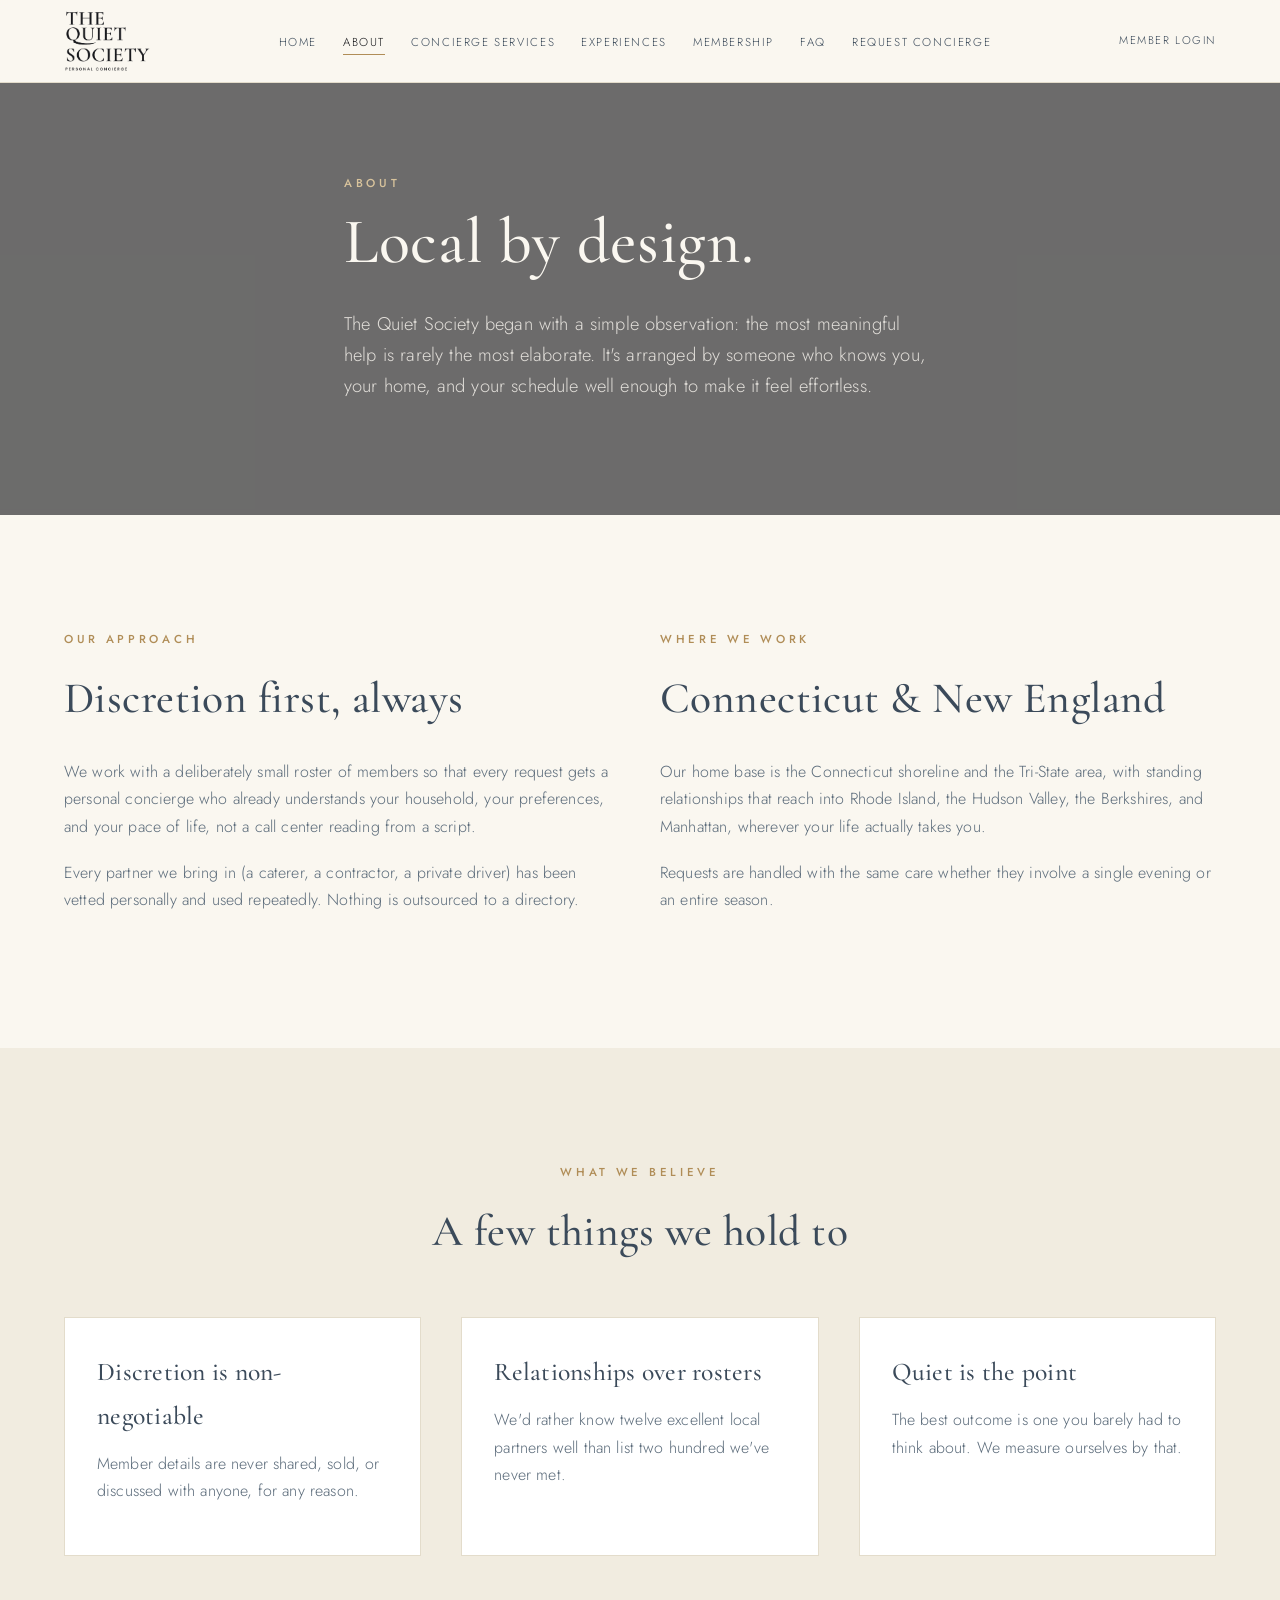
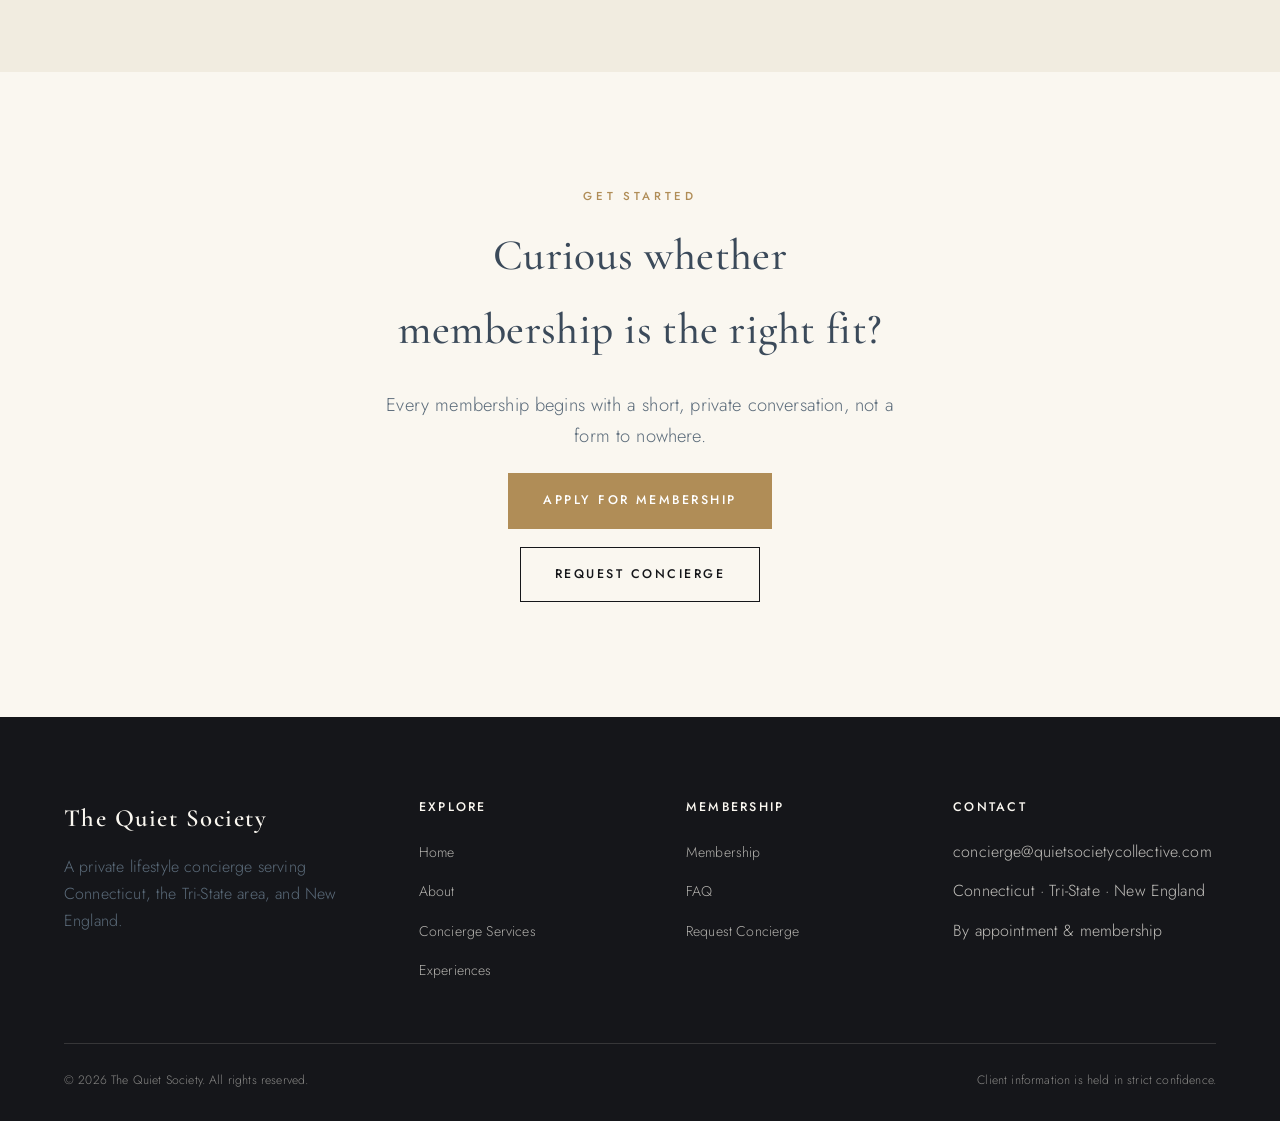
<file: about.html>
<!DOCTYPE html>
<html lang="en">
<head>
<meta charset="UTF-8">
<meta name="viewport" content="width=device-width, initial-scale=1.0">
<title>About | The Quiet Society</title>
<meta name="description" content="The Quiet Society is a private lifestyle concierge built around discretion, local relationships, and effortless follow-through.">
<link rel="preconnect" href="https://fonts.googleapis.com">
<link rel="preconnect" href="https://fonts.gstatic.com" crossorigin>
<link href="https://fonts.googleapis.com/css2?family=Cormorant+Garamond:wght@400;500;600&family=Jost:wght@300;400;500;600&display=swap" rel="stylesheet">
<link rel="stylesheet" href="assets/css/style.css">
<link rel="icon" href="assets/img/favicon.ico" sizes="any">
<link rel="icon" type="image/png" sizes="32x32" href="assets/img/favicon-32x32.png">
<link rel="icon" type="image/png" sizes="16x16" href="assets/img/favicon-16x16.png">
<link rel="apple-touch-icon" sizes="180x180" href="assets/img/apple-touch-icon.png">
</head>
<body>

<header class="site-header">
  <div class="header-inner">
    <a href="index.html" class="brand">
      <img src="assets/img/quiet-society-logo-transparent.png" alt="The Quiet Society: Personal Concierge" class="brand-logo">
    </a>
    <nav class="main-nav">
      <ul>
        <li><a href="index.html">Home</a></li>
        <li><a href="about.html">About</a></li>
        <li><a href="services.html">Concierge Services</a></li>
        <li><a href="experiences.html">Experiences</a></li>
        <li><a href="membership.html">Membership</a></li>
        <li><a href="faq.html">FAQ</a></li>
        <li><a href="request-concierge.html">Request Concierge</a></li>
      </ul>
    </nav>
    <div class="header-actions">
      <a href="member-login.html" class="member-login">Member Login</a>
    </div>
    <button class="nav-toggle" aria-label="Menu"><span></span><span></span><span></span></button>
  </div>
</header>

<section class="hero small" style="background:none;">
  <div class="hero-media" style="background-image:url('https://images.unsplash.com/photo-1762979790868-3bf9153b84cc?w=1800&q=80&auto=format&fit=crop');"></div>
  <div class="hero-content">
    <span class="eyebrow on-dark">About</span>
    <h1>Local by design.</h1>
    <p class="lede">The Quiet Society began with a simple observation: the most meaningful help is rarely the most elaborate. It's arranged by someone who knows you, your home, and your schedule well enough to make it feel effortless.</p>
  </div>
</section>

<section class="section">
  <div class="container grid grid-2">
    <div>
      <span class="eyebrow">Our Approach</span>
      <h2>Discretion first, always</h2>
      <p>We work with a deliberately small roster of members so that every request gets a personal concierge who already understands your household, your preferences, and your pace of life, not a call center reading from a script.</p>
      <p>Every partner we bring in (a caterer, a contractor, a private driver) has been vetted personally and used repeatedly. Nothing is outsourced to a directory.</p>
    </div>
    <div>
      <span class="eyebrow">Where We Work</span>
      <h2>Connecticut &amp; New England</h2>
      <p>Our home base is the Connecticut shoreline and the Tri-State area, with standing relationships that reach into Rhode Island, the Hudson Valley, the Berkshires, and Manhattan, wherever your life actually takes you.</p>
      <p>Requests are handled with the same care whether they involve a single evening or an entire season.</p>
    </div>
  </div>
</section>

<section class="section deep">
  <div class="container">
    <span class="eyebrow center" style="display:block;text-align:center;">What We Believe</span>
    <h2 class="center" style="max-width:640px;">A few things we hold to</h2>
    <div class="grid grid-3" style="margin-top:48px;">
      <div class="card"><div class="card-body">
        <h3>Discretion is non-negotiable</h3>
        <p>Member details are never shared, sold, or discussed with anyone, for any reason.</p>
      </div></div>
      <div class="card"><div class="card-body">
        <h3>Relationships over rosters</h3>
        <p>We'd rather know twelve excellent local partners well than list two hundred we've never met.</p>
      </div></div>
      <div class="card"><div class="card-body">
        <h3>Quiet is the point</h3>
        <p>The best outcome is one you barely had to think about. We measure ourselves by that.</p>
      </div></div>
    </div>
  </div>
</section>

<section class="section">
  <div class="container center" style="max-width:640px;">
    <span class="eyebrow">Get Started</span>
    <h2>Curious whether membership is the right fit?</h2>
    <p class="lede center">Every membership begins with a short, private conversation, not a form to nowhere.</p>
    <div class="btn-row" style="justify-content:center;">
      <a href="membership.html" class="btn btn-gold">Apply for Membership</a>
      <a href="request-concierge.html" class="btn btn-outline">Request Concierge</a>
    </div>
  </div>
</section>

<footer class="site-footer">
  <div class="container">
    <div class="footer-grid">
      <div class="footer-brand">
        <span class="brand-name">The Quiet Society</span>
        <p style="margin-top:14px; max-width:280px;">A private lifestyle concierge serving Connecticut, the Tri-State area, and New England.</p>
      </div>
      <div>
        <h4>Explore</h4>
        <ul>
          <li><a href="index.html">Home</a></li>
          <li><a href="about.html">About</a></li>
          <li><a href="services.html">Concierge Services</a></li>
          <li><a href="experiences.html">Experiences</a></li>
        </ul>
      </div>
      <div>
        <h4>Membership</h4>
        <ul>
          <li><a href="membership.html">Membership</a></li>
          <li><a href="faq.html">FAQ</a></li>
          <li><a href="request-concierge.html">Request Concierge</a></li>
        </ul>
      </div>
      <div>
        <h4>Contact</h4>
        <ul>
          <li>concierge@quietsocietycollective.com</li>
          <li>Connecticut · Tri-State · New England</li>
          <li>By appointment &amp; membership</li>
        </ul>
      </div>
    </div>
    <div class="footer-bottom">
      <span>© 2026 The Quiet Society. All rights reserved.</span>
      <span>Client information is held in strict confidence.</span>
    </div>
  </div>
</footer>

<script src="assets/js/main.js"></script>
</body>
</html>
</file>
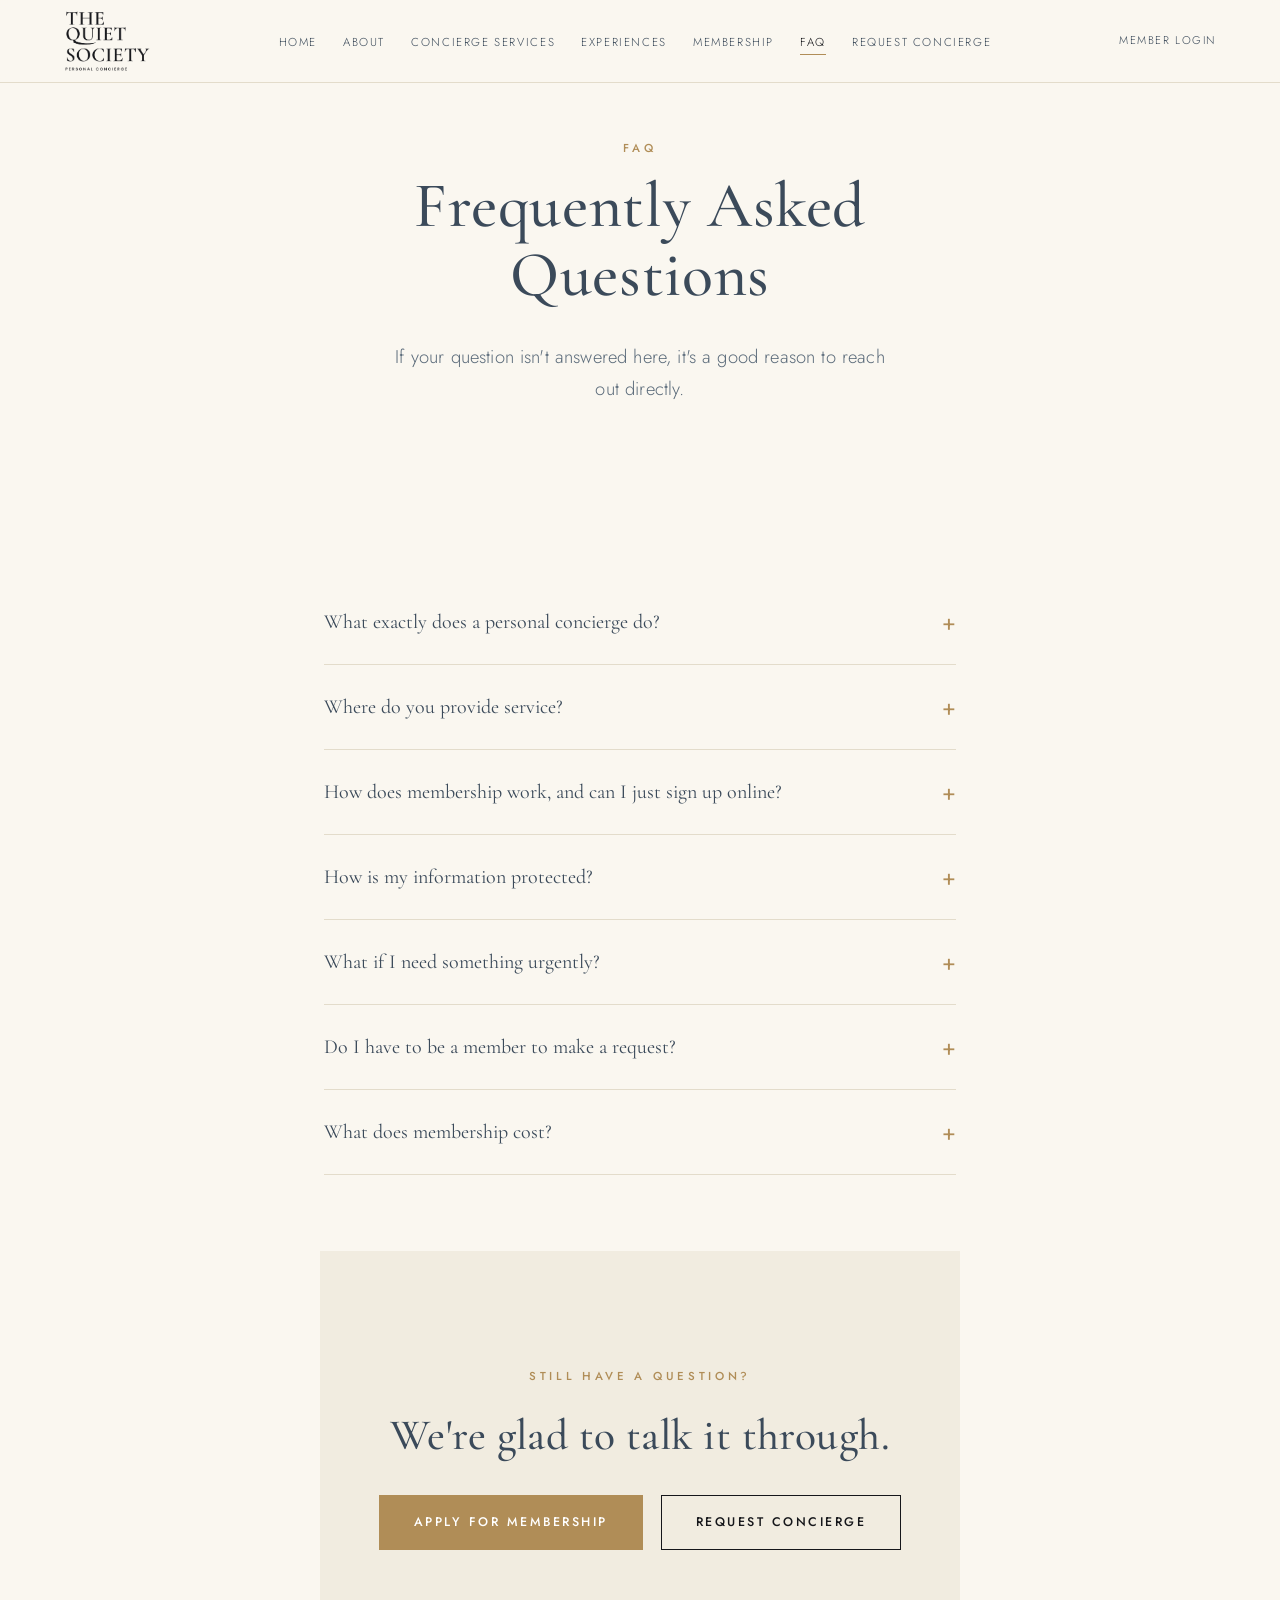
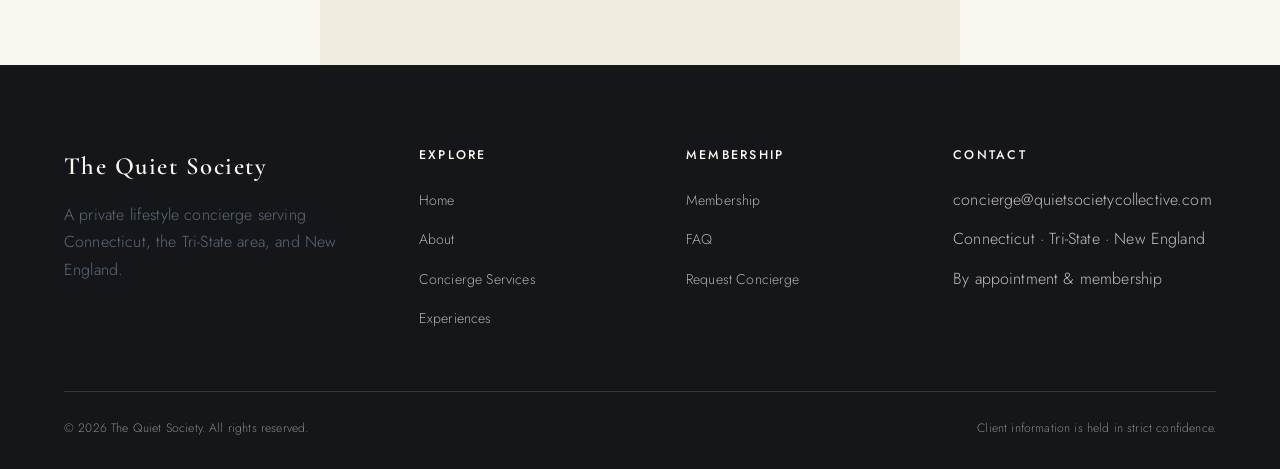
<file: faq.html>
<!DOCTYPE html>
<html lang="en">
<head>
<meta charset="UTF-8">
<meta name="viewport" content="width=device-width, initial-scale=1.0">
<title>FAQ | The Quiet Society</title>
<meta name="description" content="Answers to common questions about membership, confidentiality, service area, and how The Quiet Society concierge works.">
<link rel="preconnect" href="https://fonts.googleapis.com">
<link rel="preconnect" href="https://fonts.gstatic.com" crossorigin>
<link href="https://fonts.googleapis.com/css2?family=Cormorant+Garamond:wght@400;500;600&family=Jost:wght@300;400;500;600&display=swap" rel="stylesheet">
<link rel="stylesheet" href="assets/css/style.css">
<link rel="icon" href="assets/img/favicon.ico" sizes="any">
<link rel="icon" type="image/png" sizes="32x32" href="assets/img/favicon-32x32.png">
<link rel="icon" type="image/png" sizes="16x16" href="assets/img/favicon-16x16.png">
<link rel="apple-touch-icon" sizes="180x180" href="assets/img/apple-touch-icon.png">
</head>
<body>

<header class="site-header">
  <div class="header-inner">
    <a href="index.html" class="brand">
      <img src="assets/img/quiet-society-logo-transparent.png" alt="The Quiet Society: Personal Concierge" class="brand-logo">
    </a>
    <nav class="main-nav">
      <ul>
        <li><a href="index.html">Home</a></li>
        <li><a href="about.html">About</a></li>
        <li><a href="services.html">Concierge Services</a></li>
        <li><a href="experiences.html">Experiences</a></li>
        <li><a href="membership.html">Membership</a></li>
        <li><a href="faq.html">FAQ</a></li>
        <li><a href="request-concierge.html">Request Concierge</a></li>
      </ul>
    </nav>
    <div class="header-actions">
      <a href="member-login.html" class="member-login">Member Login</a>
    </div>
    <button class="nav-toggle" aria-label="Menu"><span></span><span></span><span></span></button>
  </div>
</header>

<section class="section tight" style="padding-top:56px;">
  <div class="container center" style="max-width:640px;">
    <span class="eyebrow">FAQ</span>
    <h1>Frequently Asked Questions</h1>
    <p class="lede center">If your question isn't answered here, it's a good reason to reach out directly.</p>
  </div>
</section>

<section class="section tight">
  <div class="container" style="max-width:760px;">

    <div class="faq-item">
      <button class="faq-q"><span>What exactly does a personal concierge do?</span><span class="icon">+</span></button>
      <div class="faq-a"><p>A personal concierge handles the planning, coordination, and follow-through on tasks in your life (from travel and dining to home management and events) so you don't have to manage the details yourself.</p></div>
    </div>

    <div class="faq-item">
      <button class="faq-q"><span>Where do you provide service?</span><span class="icon">+</span></button>
      <div class="faq-a"><p>Our home base is the Connecticut shoreline and the Tri-State area, with standing relationships across Rhode Island, the Hudson Valley, the Berkshires, and Manhattan. Membership is not limited to one address.</p></div>
    </div>

    <div class="faq-item">
      <button class="faq-q"><span>How does membership work, and can I just sign up online?</span><span class="icon">+</span></button>
      <div class="faq-a"><p>Membership begins with an application, not a checkout. We review every application personally and follow up with a short conversation to make sure it's a good fit on both sides before any payment is discussed.</p></div>
    </div>

    <div class="faq-item">
      <button class="faq-q"><span>How is my information protected?</span><span class="icon">+</span></button>
      <div class="faq-a"><p>Discretion is central to how we operate. Member information is never shared, sold, or discussed outside of what's needed to fulfill a specific request, and only with partners you've approved.</p></div>
    </div>

    <div class="faq-item">
      <button class="faq-q"><span>What if I need something urgently?</span><span class="icon">+</span></button>
      <div class="faq-a"><p>Response times depend on your membership tier, from standard next-business-day handling up to 24-hour availability for Estate members. Non-members can also submit a one-off request through Request Concierge.</p></div>
    </div>

    <div class="faq-item">
      <button class="faq-q"><span>Do I have to be a member to make a request?</span><span class="icon">+</span></button>
      <div class="faq-a"><p>No. Anyone can submit a single request through our Request Concierge page. Membership simply gives you a standing relationship, priority handling, and a concierge who already knows your preferences.</p></div>
    </div>

    <div class="faq-item">
      <button class="faq-q"><span>What does membership cost?</span><span class="icon">+</span></button>
      <div class="faq-a"><p>Pricing depends on tier and scope, and is set during your application conversation rather than published as a flat rate; every household's needs are different.</p></div>
    </div>

  </div>
</section>

<section class="section deep center" style="max-width:640px; margin:0 auto;">
  <span class="eyebrow">Still Have a Question?</span>
  <h2>We're glad to talk it through.</h2>
  <div class="btn-row" style="justify-content:center;">
    <a href="membership.html" class="btn btn-gold">Apply for Membership</a>
    <a href="request-concierge.html" class="btn btn-outline">Request Concierge</a>
  </div>
</section>

<footer class="site-footer">
  <div class="container">
    <div class="footer-grid">
      <div class="footer-brand">
        <span class="brand-name">The Quiet Society</span>
        <p style="margin-top:14px; max-width:280px;">A private lifestyle concierge serving Connecticut, the Tri-State area, and New England.</p>
      </div>
      <div>
        <h4>Explore</h4>
        <ul>
          <li><a href="index.html">Home</a></li>
          <li><a href="about.html">About</a></li>
          <li><a href="services.html">Concierge Services</a></li>
          <li><a href="experiences.html">Experiences</a></li>
        </ul>
      </div>
      <div>
        <h4>Membership</h4>
        <ul>
          <li><a href="membership.html">Membership</a></li>
          <li><a href="faq.html">FAQ</a></li>
          <li><a href="request-concierge.html">Request Concierge</a></li>
        </ul>
      </div>
      <div>
        <h4>Contact</h4>
        <ul>
          <li>concierge@quietsocietycollective.com</li>
          <li>Connecticut · Tri-State · New England</li>
          <li>By appointment &amp; membership</li>
        </ul>
      </div>
    </div>
    <div class="footer-bottom">
      <span>© 2026 The Quiet Society. All rights reserved.</span>
      <span>Client information is held in strict confidence.</span>
    </div>
  </div>
</footer>

<script src="assets/js/main.js"></script>
</body>
</html>
</file>
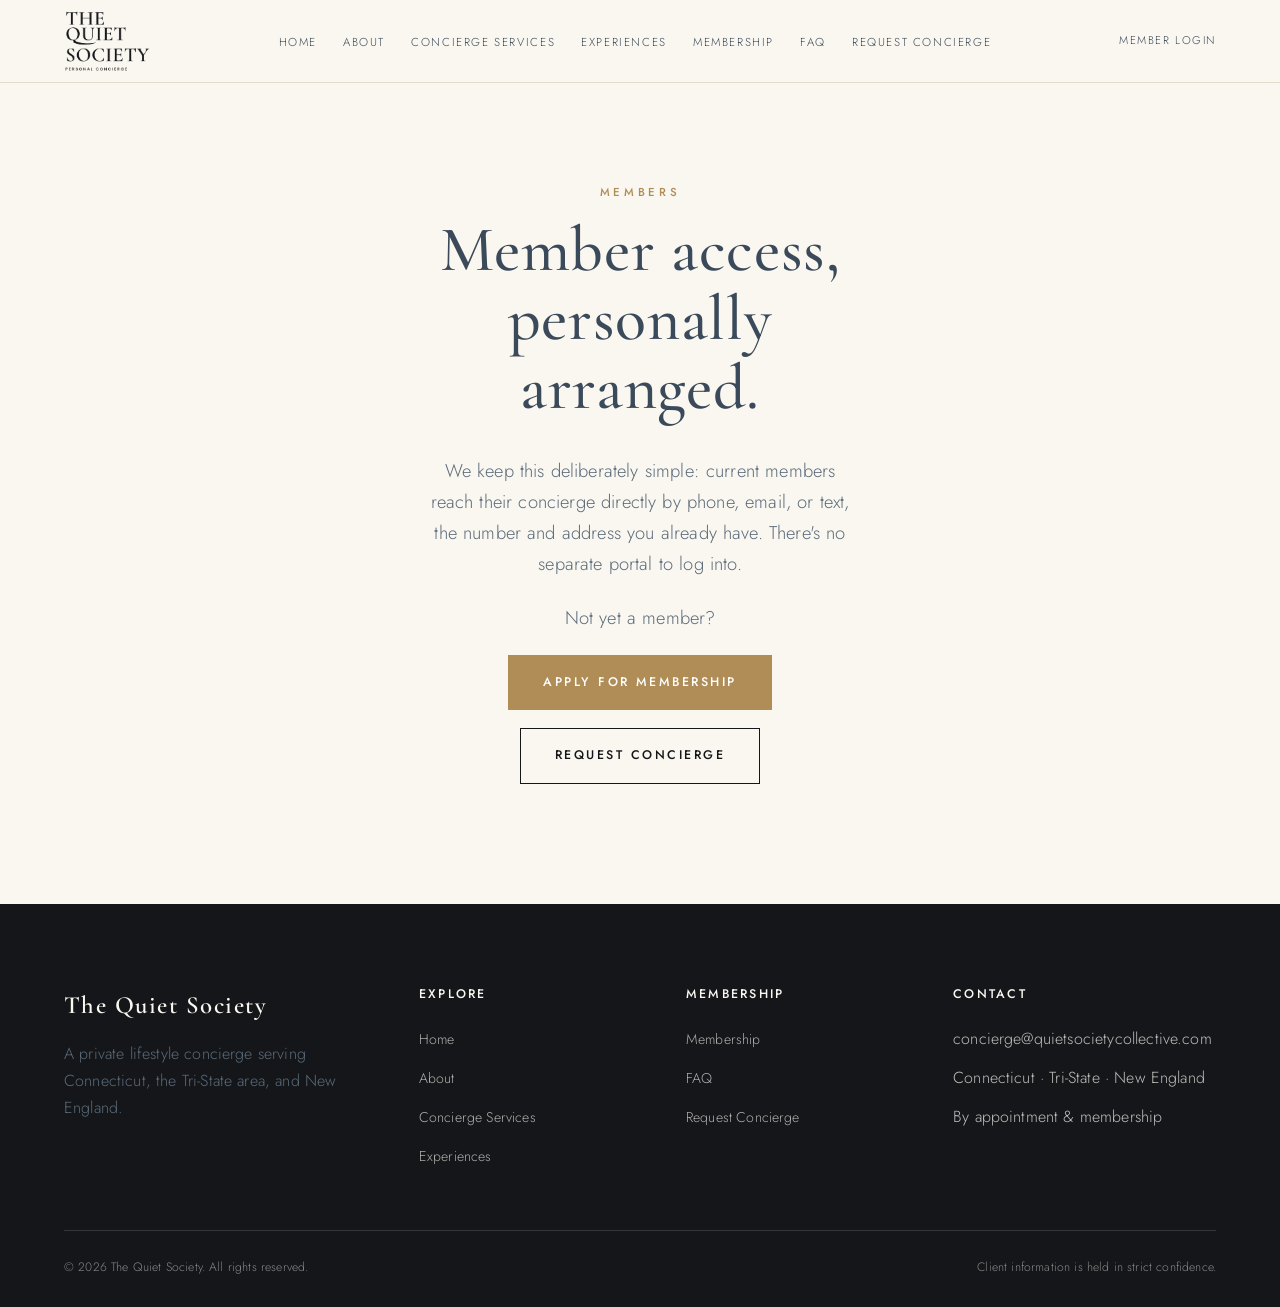
<file: member-login.html>
<!DOCTYPE html>
<html lang="en">
<head>
<meta charset="UTF-8">
<meta name="viewport" content="width=device-width, initial-scale=1.0">
<title>Member Access | The Quiet Society</title>
<meta name="description" content="Member access with The Quiet Society is arranged personally by your concierge team.">
<link rel="preconnect" href="https://fonts.googleapis.com">
<link rel="preconnect" href="https://fonts.gstatic.com" crossorigin>
<link href="https://fonts.googleapis.com/css2?family=Cormorant+Garamond:wght@400;500;600&family=Jost:wght@300;400;500;600&display=swap" rel="stylesheet">
<link rel="stylesheet" href="assets/css/style.css">
<link rel="icon" href="assets/img/favicon.ico" sizes="any">
<link rel="icon" type="image/png" sizes="32x32" href="assets/img/favicon-32x32.png">
<link rel="icon" type="image/png" sizes="16x16" href="assets/img/favicon-16x16.png">
<link rel="apple-touch-icon" sizes="180x180" href="assets/img/apple-touch-icon.png">
</head>
<body>

<header class="site-header">
  <div class="header-inner">
    <a href="index.html" class="brand">
      <img src="assets/img/quiet-society-logo-transparent.png" alt="The Quiet Society: Personal Concierge" class="brand-logo">
    </a>
    <nav class="main-nav">
      <ul>
        <li><a href="index.html">Home</a></li>
        <li><a href="about.html">About</a></li>
        <li><a href="services.html">Concierge Services</a></li>
        <li><a href="experiences.html">Experiences</a></li>
        <li><a href="membership.html">Membership</a></li>
        <li><a href="faq.html">FAQ</a></li>
        <li><a href="request-concierge.html">Request Concierge</a></li>
      </ul>
    </nav>
    <div class="header-actions">
      <a href="member-login.html" class="member-login">Member Login</a>
    </div>
    <button class="nav-toggle" aria-label="Menu"><span></span><span></span><span></span></button>
  </div>
</header>

<section class="section" style="padding-top:100px; padding-bottom:120px;">
  <div class="container center" style="max-width:560px;">
    <span class="eyebrow">Members</span>
    <h1>Member access, personally arranged.</h1>
    <p class="lede center">We keep this deliberately simple: current members reach their concierge directly by phone, email, or text, the number and address you already have. There's no separate portal to log into.</p>
    <p class="lede center">Not yet a member?</p>
    <div class="btn-row" style="justify-content:center;">
      <a href="membership.html" class="btn btn-gold">Apply for Membership</a>
      <a href="request-concierge.html" class="btn btn-outline">Request Concierge</a>
    </div>
  </div>
</section>

<footer class="site-footer">
  <div class="container">
    <div class="footer-grid">
      <div class="footer-brand">
        <span class="brand-name">The Quiet Society</span>
        <p style="margin-top:14px; max-width:280px;">A private lifestyle concierge serving Connecticut, the Tri-State area, and New England.</p>
      </div>
      <div>
        <h4>Explore</h4>
        <ul>
          <li><a href="index.html">Home</a></li>
          <li><a href="about.html">About</a></li>
          <li><a href="services.html">Concierge Services</a></li>
          <li><a href="experiences.html">Experiences</a></li>
        </ul>
      </div>
      <div>
        <h4>Membership</h4>
        <ul>
          <li><a href="membership.html">Membership</a></li>
          <li><a href="faq.html">FAQ</a></li>
          <li><a href="request-concierge.html">Request Concierge</a></li>
        </ul>
      </div>
      <div>
        <h4>Contact</h4>
        <ul>
          <li>concierge@quietsocietycollective.com</li>
          <li>Connecticut · Tri-State · New England</li>
          <li>By appointment &amp; membership</li>
        </ul>
      </div>
    </div>
    <div class="footer-bottom">
      <span>© 2026 The Quiet Society. All rights reserved.</span>
      <span>Client information is held in strict confidence.</span>
    </div>
  </div>
</footer>

<script src="assets/js/main.js"></script>
</body>
</html>
</file>
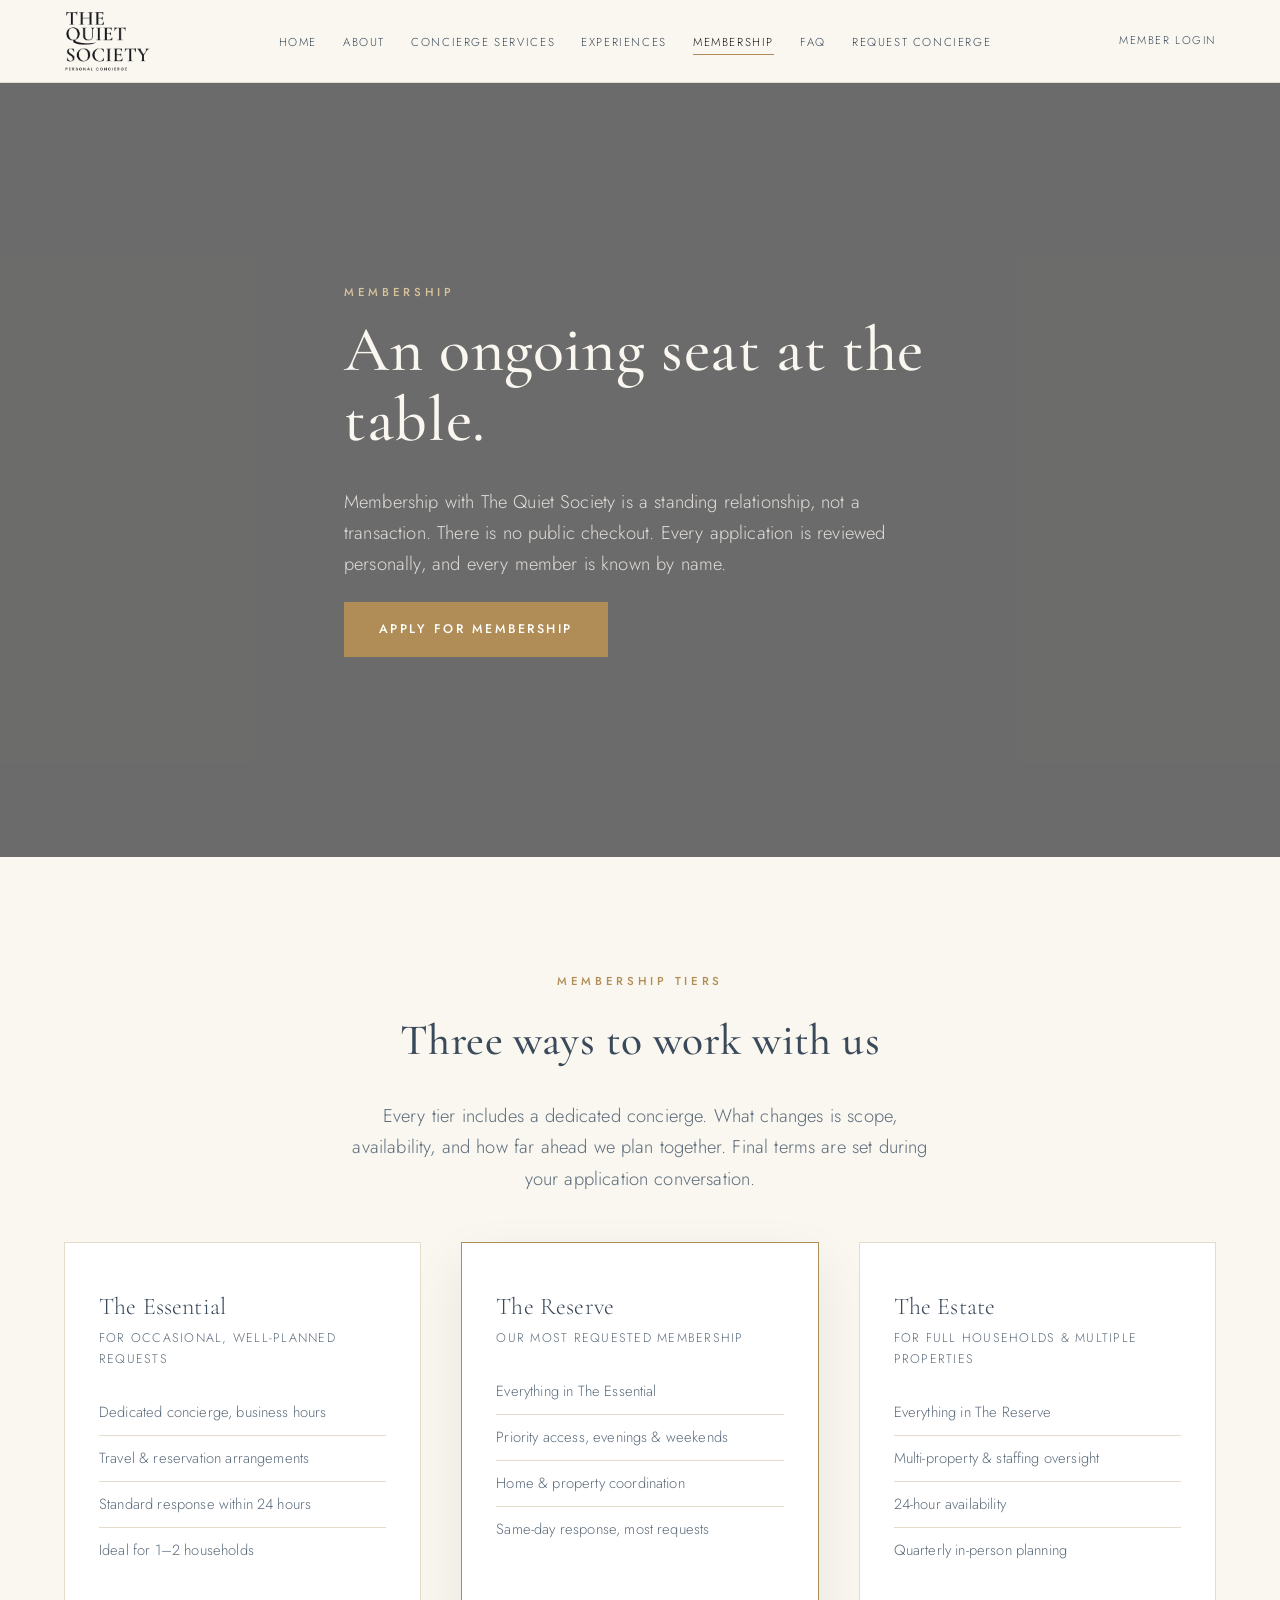
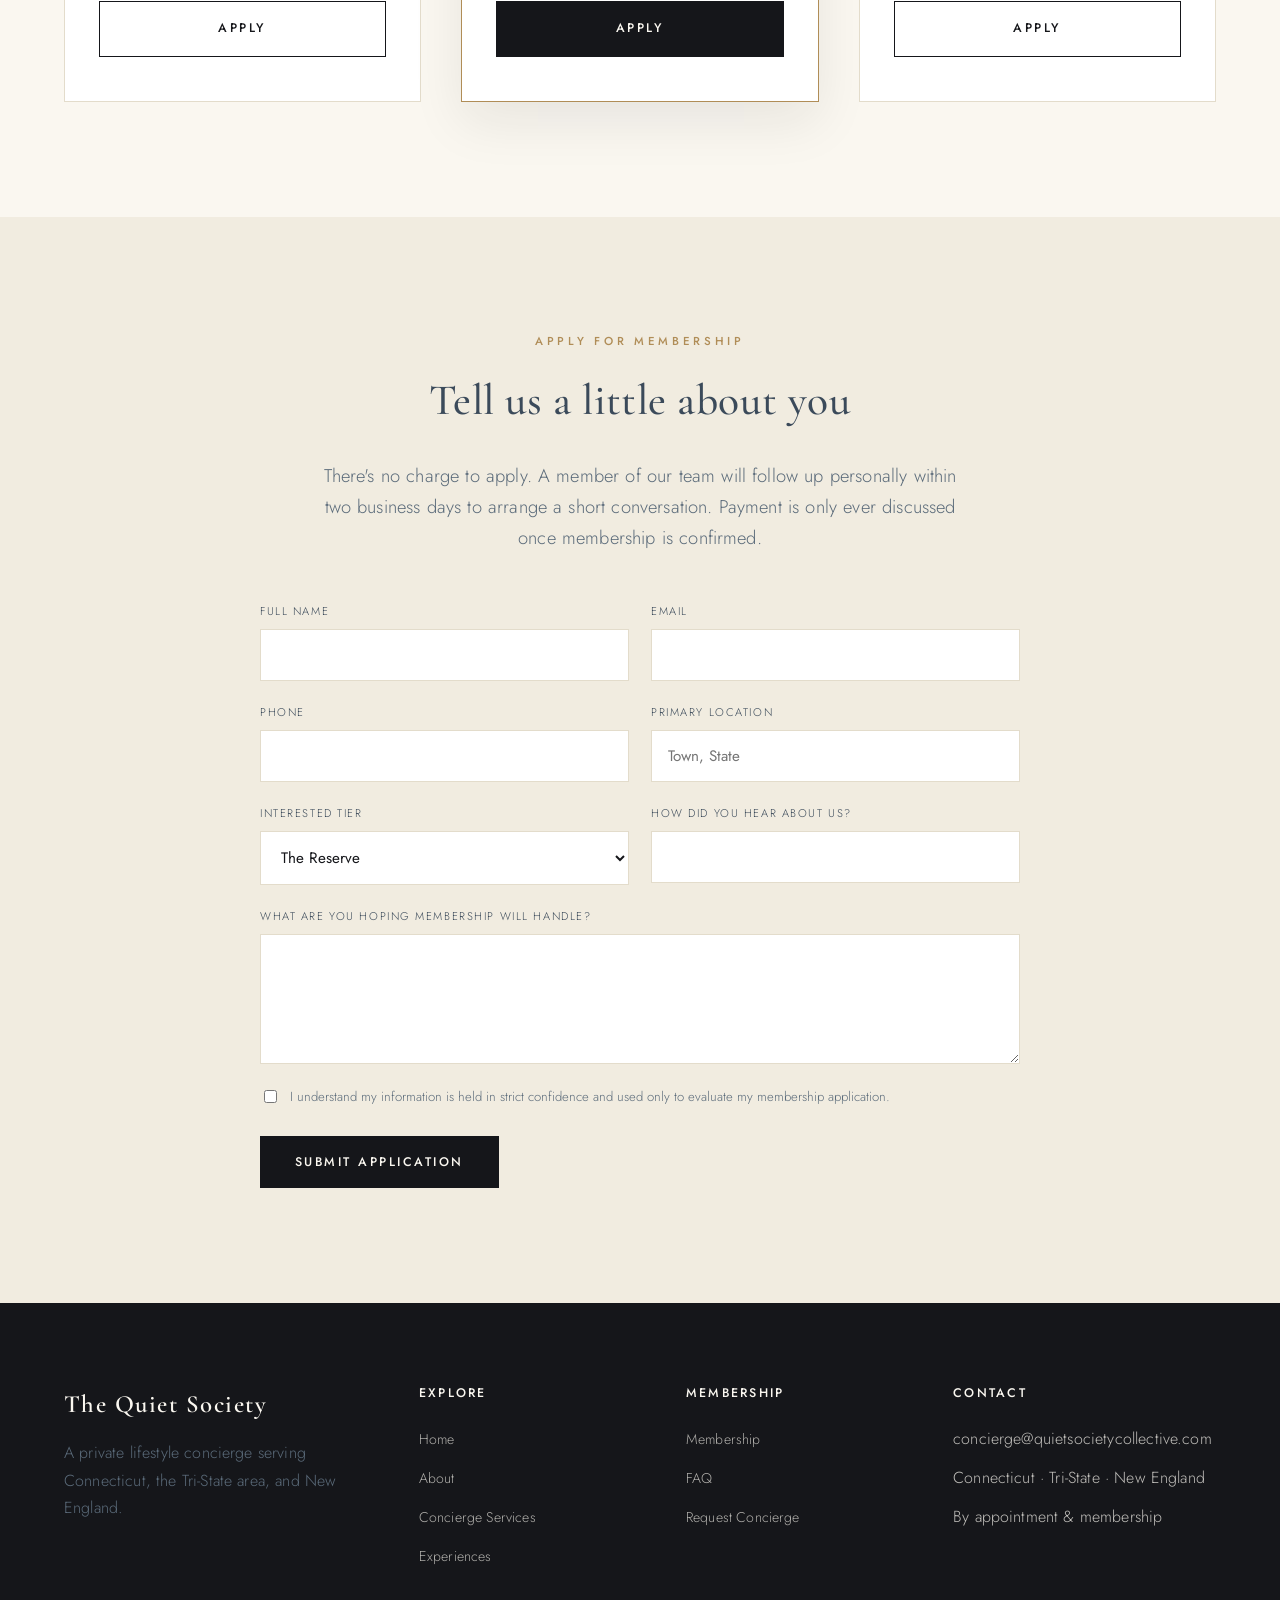
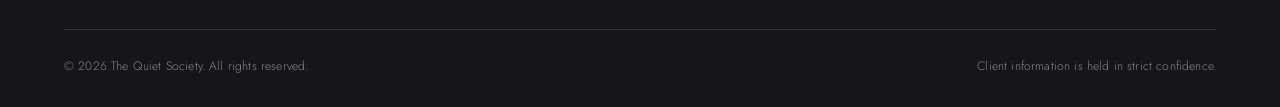
<file: membership.html>
<!DOCTYPE html>
<html lang="en">
<head>
<meta charset="UTF-8">
<meta name="viewport" content="width=device-width, initial-scale=1.0">
<title>Membership | The Quiet Society</title>
<meta name="description" content="Apply for private membership with The Quiet Society, a lifestyle concierge for Connecticut, the Tri-State area, and New England.">
<link rel="preconnect" href="https://fonts.googleapis.com">
<link rel="preconnect" href="https://fonts.gstatic.com" crossorigin>
<link href="https://fonts.googleapis.com/css2?family=Cormorant+Garamond:wght@400;500;600&family=Jost:wght@300;400;500;600&display=swap" rel="stylesheet">
<link rel="stylesheet" href="assets/css/style.css">
<link rel="icon" href="assets/img/favicon.ico" sizes="any">
<link rel="icon" type="image/png" sizes="32x32" href="assets/img/favicon-32x32.png">
<link rel="icon" type="image/png" sizes="16x16" href="assets/img/favicon-16x16.png">
<link rel="apple-touch-icon" sizes="180x180" href="assets/img/apple-touch-icon.png">
</head>
<body>

<header class="site-header">
  <div class="header-inner">
    <a href="index.html" class="brand">
      <img src="assets/img/quiet-society-logo-transparent.png" alt="The Quiet Society: Personal Concierge" class="brand-logo">
    </a>
    <nav class="main-nav">
      <ul>
        <li><a href="index.html">Home</a></li>
        <li><a href="about.html">About</a></li>
        <li><a href="services.html">Concierge Services</a></li>
        <li><a href="experiences.html">Experiences</a></li>
        <li><a href="membership.html">Membership</a></li>
        <li><a href="faq.html">FAQ</a></li>
        <li><a href="request-concierge.html">Request Concierge</a></li>
      </ul>
    </nav>
    <div class="header-actions">
      <a href="member-login.html" class="member-login">Member Login</a>
    </div>
    <button class="nav-toggle" aria-label="Menu"><span></span><span></span><span></span></button>
  </div>
</header>

<section class="hero" style="background:none;">
  <div class="hero-media" style="background-image:url('https://images.unsplash.com/photo-1688043364470-4235b111b8b8?w=1800&q=80&auto=format&fit=crop');"></div>
  <div class="hero-content">
    <span class="eyebrow on-dark">Membership</span>
    <h1>An ongoing seat at the table.</h1>
    <p class="lede">Membership with The Quiet Society is a standing relationship, not a transaction. There is no public checkout. Every application is reviewed personally, and every member is known by name.</p>
    <div class="btn-row">
      <a href="#apply" class="btn btn-gold">Apply for Membership</a>
    </div>
  </div>
</section>

<section class="section">
  <div class="container">
    <span class="eyebrow center" style="display:block;text-align:center;">Membership Tiers</span>
    <h2 class="center" style="max-width:640px;">Three ways to work with us</h2>
    <p class="lede center" style="max-width:600px;">Every tier includes a dedicated concierge. What changes is scope, availability, and how far ahead we plan together. Final terms are set during your application conversation.</p>
    <div class="grid grid-3" style="margin-top:48px;">
      <div class="tier-card">
        <span class="tier-name">The Essential</span>
        <span class="tier-fit">For occasional, well-planned requests</span>
        <ul class="tier-list">
          <li>Dedicated concierge, business hours</li>
          <li>Travel &amp; reservation arrangements</li>
          <li>Standard response within 24 hours</li>
          <li>Ideal for 1–2 households</li>
        </ul>
        <a href="#apply" class="btn btn-outline">Apply</a>
      </div>
      <div class="tier-card featured">
        <span class="tier-name">The Reserve</span>
        <span class="tier-fit">Our most requested membership</span>
        <ul class="tier-list">
          <li>Everything in The Essential</li>
          <li>Priority access, evenings &amp; weekends</li>
          <li>Home &amp; property coordination</li>
          <li>Same-day response, most requests</li>
        </ul>
        <a href="#apply" class="btn btn-primary">Apply</a>
      </div>
      <div class="tier-card">
        <span class="tier-name">The Estate</span>
        <span class="tier-fit">For full households &amp; multiple properties</span>
        <ul class="tier-list">
          <li>Everything in The Reserve</li>
          <li>Multi-property &amp; staffing oversight</li>
          <li>24-hour availability</li>
          <li>Quarterly in-person planning</li>
        </ul>
        <a href="#apply" class="btn btn-outline">Apply</a>
      </div>
    </div>
  </div>
</section>

<section class="section deep" id="apply">
  <div class="container">
    <div class="center" style="max-width:640px; margin:0 auto 48px;">
      <span class="eyebrow">Apply for Membership</span>
      <h2>Tell us a little about you</h2>
      <p class="lede center">There's no charge to apply. A member of our team will follow up personally within two business days to arrange a short conversation. Payment is only ever discussed once membership is confirmed.</p>
    </div>

    <form action="https://formspree.io/f/YOUR_FORM_ID" method="POST" data-formspree style="max-width:760px; margin:0 auto;">
      <input type="hidden" name="_subject" value="New Membership Application: The Quiet Society">
      <div class="form-grid">
        <div class="field">
          <label for="mem-name">Full Name</label>
          <input type="text" id="mem-name" name="Full Name" required>
        </div>
        <div class="field">
          <label for="mem-email">Email</label>
          <input type="email" id="mem-email" name="Email" required>
        </div>
        <div class="field">
          <label for="mem-phone">Phone</label>
          <input type="tel" id="mem-phone" name="Phone" required>
        </div>
        <div class="field">
          <label for="mem-location">Primary Location</label>
          <input type="text" id="mem-location" name="Primary Location" placeholder="Town, State">
        </div>
        <div class="field">
          <label for="mem-tier">Interested Tier</label>
          <select id="mem-tier" name="Interested Tier">
            <option>The Essential</option>
            <option selected>The Reserve</option>
            <option>The Estate</option>
            <option>Not sure yet</option>
          </select>
        </div>
        <div class="field">
          <label for="mem-referral">How Did You Hear About Us?</label>
          <input type="text" id="mem-referral" name="Referral Source">
        </div>
        <div class="field full">
          <label for="mem-notes">What Are You Hoping Membership Will Handle?</label>
          <textarea id="mem-notes" name="Notes"></textarea>
        </div>
        <div class="checkbox-field">
          <input type="checkbox" id="mem-confidential" required>
          <label for="mem-confidential">I understand my information is held in strict confidence and used only to evaluate my membership application.</label>
        </div>
      </div>
      <div style="margin-top:28px;">
        <button type="submit" class="btn btn-primary">Submit Application</button>
      </div>
    </form>
    <div class="form-success" style="max-width:760px; margin:24px auto 0;">Thank you. Your application has been received. A member of our team will be in touch within two business days.</div>
  </div>
</section>

<footer class="site-footer">
  <div class="container">
    <div class="footer-grid">
      <div class="footer-brand">
        <span class="brand-name">The Quiet Society</span>
        <p style="margin-top:14px; max-width:280px;">A private lifestyle concierge serving Connecticut, the Tri-State area, and New England.</p>
      </div>
      <div>
        <h4>Explore</h4>
        <ul>
          <li><a href="index.html">Home</a></li>
          <li><a href="about.html">About</a></li>
          <li><a href="services.html">Concierge Services</a></li>
          <li><a href="experiences.html">Experiences</a></li>
        </ul>
      </div>
      <div>
        <h4>Membership</h4>
        <ul>
          <li><a href="membership.html">Membership</a></li>
          <li><a href="faq.html">FAQ</a></li>
          <li><a href="request-concierge.html">Request Concierge</a></li>
        </ul>
      </div>
      <div>
        <h4>Contact</h4>
        <ul>
          <li>concierge@quietsocietycollective.com</li>
          <li>Connecticut · Tri-State · New England</li>
          <li>By appointment &amp; membership</li>
        </ul>
      </div>
    </div>
    <div class="footer-bottom">
      <span>© 2026 The Quiet Society. All rights reserved.</span>
      <span>Client information is held in strict confidence.</span>
    </div>
  </div>
</footer>

<script src="assets/js/main.js"></script>
</body>
</html>
</file>
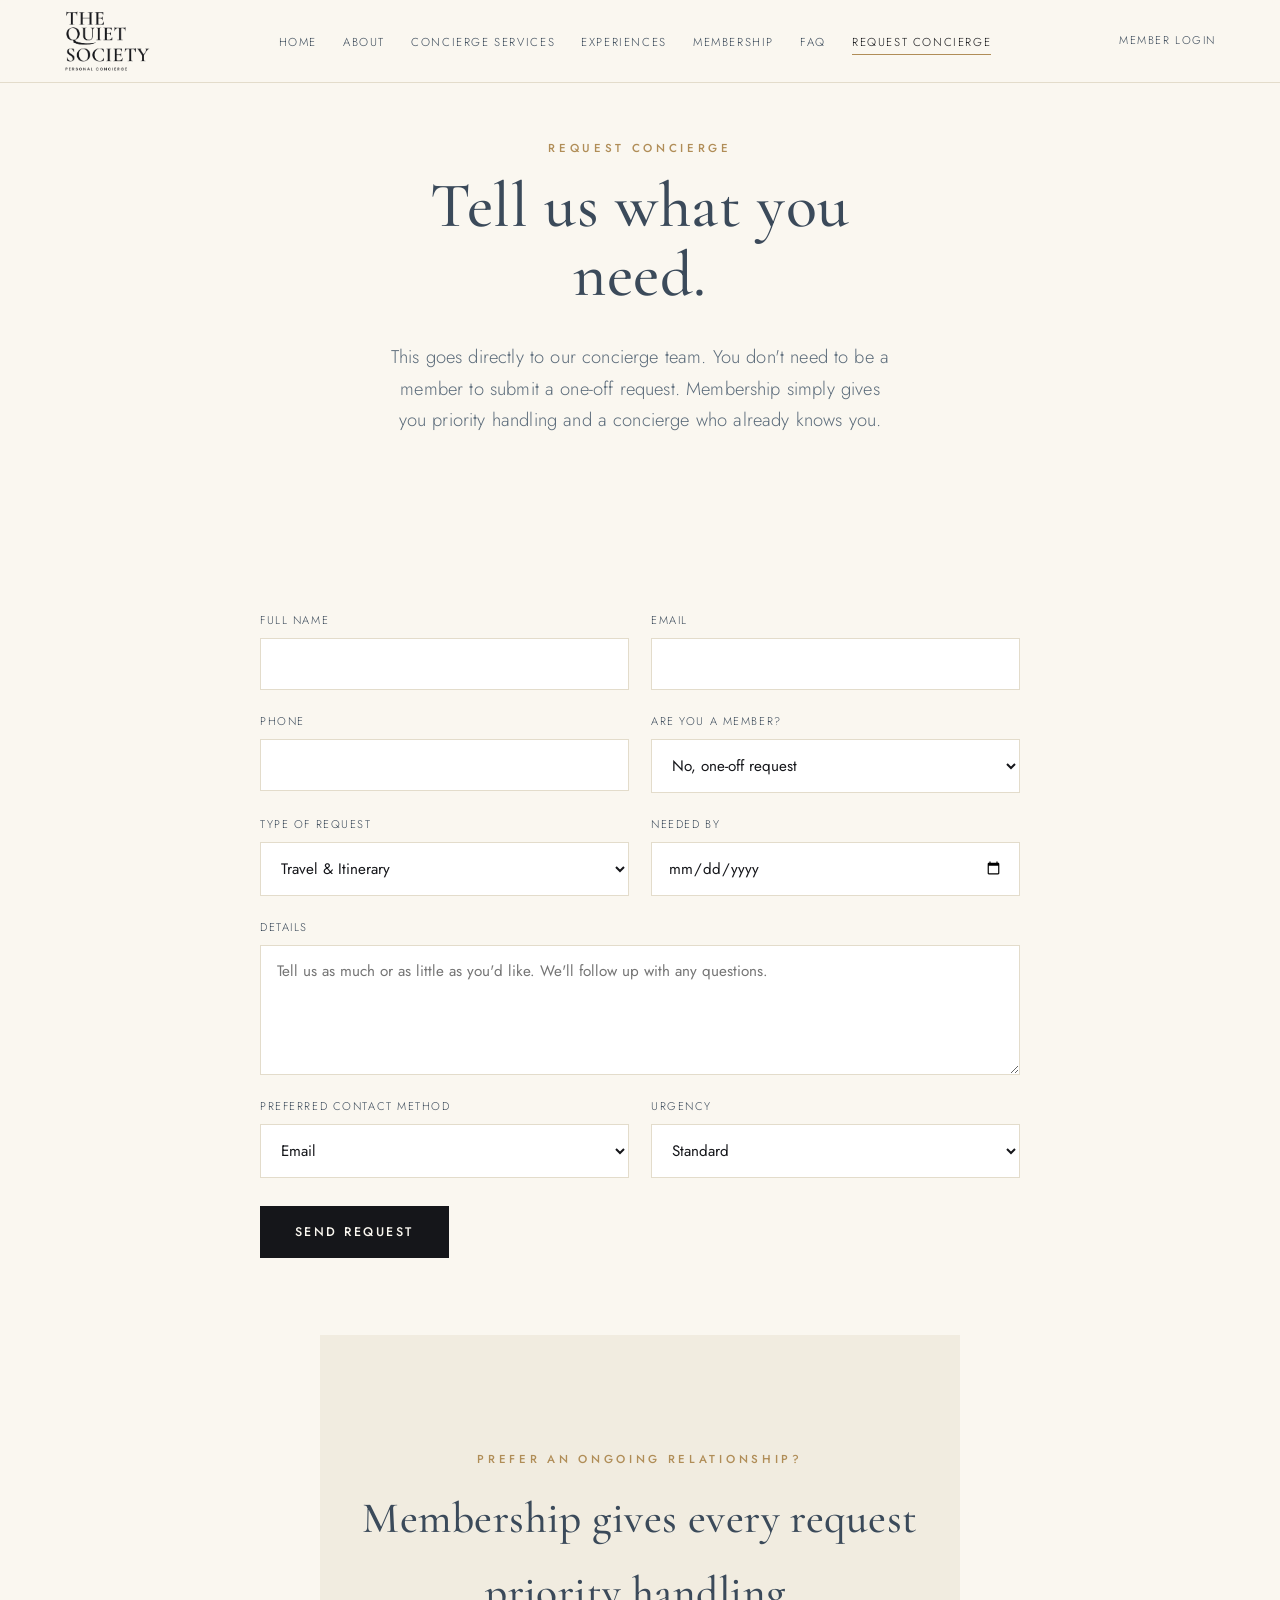
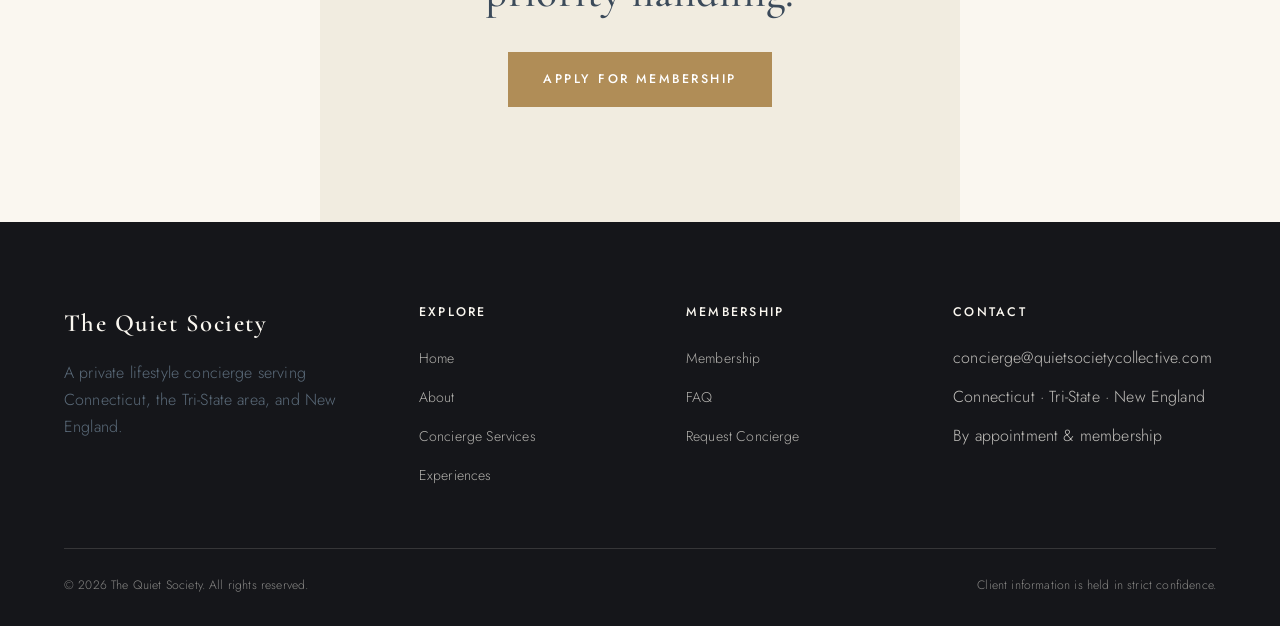
<file: request-concierge.html>
<!DOCTYPE html>
<html lang="en">
<head>
<meta charset="UTF-8">
<meta name="viewport" content="width=device-width, initial-scale=1.0">
<title>Request Concierge | The Quiet Society</title>
<meta name="description" content="Submit a request to The Quiet Society concierge team: travel, home, dining, events, and everyday errands across Connecticut and New England.">
<link rel="preconnect" href="https://fonts.googleapis.com">
<link rel="preconnect" href="https://fonts.gstatic.com" crossorigin>
<link href="https://fonts.googleapis.com/css2?family=Cormorant+Garamond:wght@400;500;600&family=Jost:wght@300;400;500;600&display=swap" rel="stylesheet">
<link rel="stylesheet" href="assets/css/style.css">
<link rel="icon" href="assets/img/favicon.ico" sizes="any">
<link rel="icon" type="image/png" sizes="32x32" href="assets/img/favicon-32x32.png">
<link rel="icon" type="image/png" sizes="16x16" href="assets/img/favicon-16x16.png">
<link rel="apple-touch-icon" sizes="180x180" href="assets/img/apple-touch-icon.png">
</head>
<body>

<header class="site-header">
  <div class="header-inner">
    <a href="index.html" class="brand">
      <img src="assets/img/quiet-society-logo-transparent.png" alt="The Quiet Society: Personal Concierge" class="brand-logo">
    </a>
    <nav class="main-nav">
      <ul>
        <li><a href="index.html">Home</a></li>
        <li><a href="about.html">About</a></li>
        <li><a href="services.html">Concierge Services</a></li>
        <li><a href="experiences.html">Experiences</a></li>
        <li><a href="membership.html">Membership</a></li>
        <li><a href="faq.html">FAQ</a></li>
        <li><a href="request-concierge.html">Request Concierge</a></li>
      </ul>
    </nav>
    <div class="header-actions">
      <a href="member-login.html" class="member-login">Member Login</a>
    </div>
    <button class="nav-toggle" aria-label="Menu"><span></span><span></span><span></span></button>
  </div>
</header>

<section class="section tight" style="padding-top:56px;">
  <div class="container center" style="max-width:640px;">
    <span class="eyebrow">Request Concierge</span>
    <h1>Tell us what you need.</h1>
    <p class="lede center">This goes directly to our concierge team. You don't need to be a member to submit a one-off request. Membership simply gives you priority handling and a concierge who already knows you.</p>
  </div>
</section>

<section class="section tight">
  <div class="container">
    <form action="https://formspree.io/f/YOUR_FORM_ID" method="POST" data-formspree style="max-width:760px; margin:0 auto;">
      <input type="hidden" name="_subject" value="New Concierge Request: The Quiet Society">
      <div class="form-grid">
        <div class="field">
          <label for="req-name">Full Name</label>
          <input type="text" id="req-name" name="Full Name" required>
        </div>
        <div class="field">
          <label for="req-email">Email</label>
          <input type="email" id="req-email" name="Email" required>
        </div>
        <div class="field">
          <label for="req-phone">Phone</label>
          <input type="tel" id="req-phone" name="Phone" required>
        </div>
        <div class="field">
          <label for="req-member">Are You a Member?</label>
          <select id="req-member" name="Membership Status">
            <option>Yes, current member</option>
            <option selected>No, one-off request</option>
            <option>Interested in applying</option>
          </select>
        </div>
        <div class="field">
          <label for="req-type">Type of Request</label>
          <select id="req-type" name="Request Type">
            <option>Travel &amp; Itinerary</option>
            <option>Home &amp; Property</option>
            <option>Dining &amp; Reservations</option>
            <option>Events &amp; Celebrations</option>
            <option>Wellness &amp; Personal Care</option>
            <option>Errands &amp; Everyday Life</option>
            <option>Something Else</option>
          </select>
        </div>
        <div class="field">
          <label for="req-date">Needed By</label>
          <input type="date" id="req-date" name="Needed By">
        </div>
        <div class="field full">
          <label for="req-details">Details</label>
          <textarea id="req-details" name="Details" placeholder="Tell us as much or as little as you'd like. We'll follow up with any questions." required></textarea>
        </div>
        <div class="field">
          <label for="req-contact">Preferred Contact Method</label>
          <select id="req-contact" name="Preferred Contact">
            <option>Email</option>
            <option>Phone</option>
            <option>Text</option>
          </select>
        </div>
        <div class="field">
          <label for="req-urgency">Urgency</label>
          <select id="req-urgency" name="Urgency">
            <option>Standard</option>
            <option>Time-sensitive</option>
            <option>Urgent</option>
          </select>
        </div>
      </div>
      <div style="margin-top:28px;">
        <button type="submit" class="btn btn-primary">Send Request</button>
      </div>
    </form>
    <div class="form-success" style="max-width:760px; margin:24px auto 0;">Thank you. Your request has been received. Your concierge team will follow up shortly.</div>
  </div>
</section>

<section class="section deep center" style="max-width:640px; margin:0 auto;">
  <span class="eyebrow">Prefer an Ongoing Relationship?</span>
  <h2>Membership gives every request priority handling.</h2>
  <a href="membership.html" class="btn btn-gold">Apply for Membership</a>
</section>

<footer class="site-footer">
  <div class="container">
    <div class="footer-grid">
      <div class="footer-brand">
        <span class="brand-name">The Quiet Society</span>
        <p style="margin-top:14px; max-width:280px;">A private lifestyle concierge serving Connecticut, the Tri-State area, and New England.</p>
      </div>
      <div>
        <h4>Explore</h4>
        <ul>
          <li><a href="index.html">Home</a></li>
          <li><a href="about.html">About</a></li>
          <li><a href="services.html">Concierge Services</a></li>
          <li><a href="experiences.html">Experiences</a></li>
        </ul>
      </div>
      <div>
        <h4>Membership</h4>
        <ul>
          <li><a href="membership.html">Membership</a></li>
          <li><a href="faq.html">FAQ</a></li>
          <li><a href="request-concierge.html">Request Concierge</a></li>
        </ul>
      </div>
      <div>
        <h4>Contact</h4>
        <ul>
          <li>concierge@quietsocietycollective.com</li>
          <li>Connecticut · Tri-State · New England</li>
          <li>By appointment &amp; membership</li>
        </ul>
      </div>
    </div>
    <div class="footer-bottom">
      <span>© 2026 The Quiet Society. All rights reserved.</span>
      <span>Client information is held in strict confidence.</span>
    </div>
  </div>
</footer>

<script src="assets/js/main.js"></script>
</body>
</html>
</file>
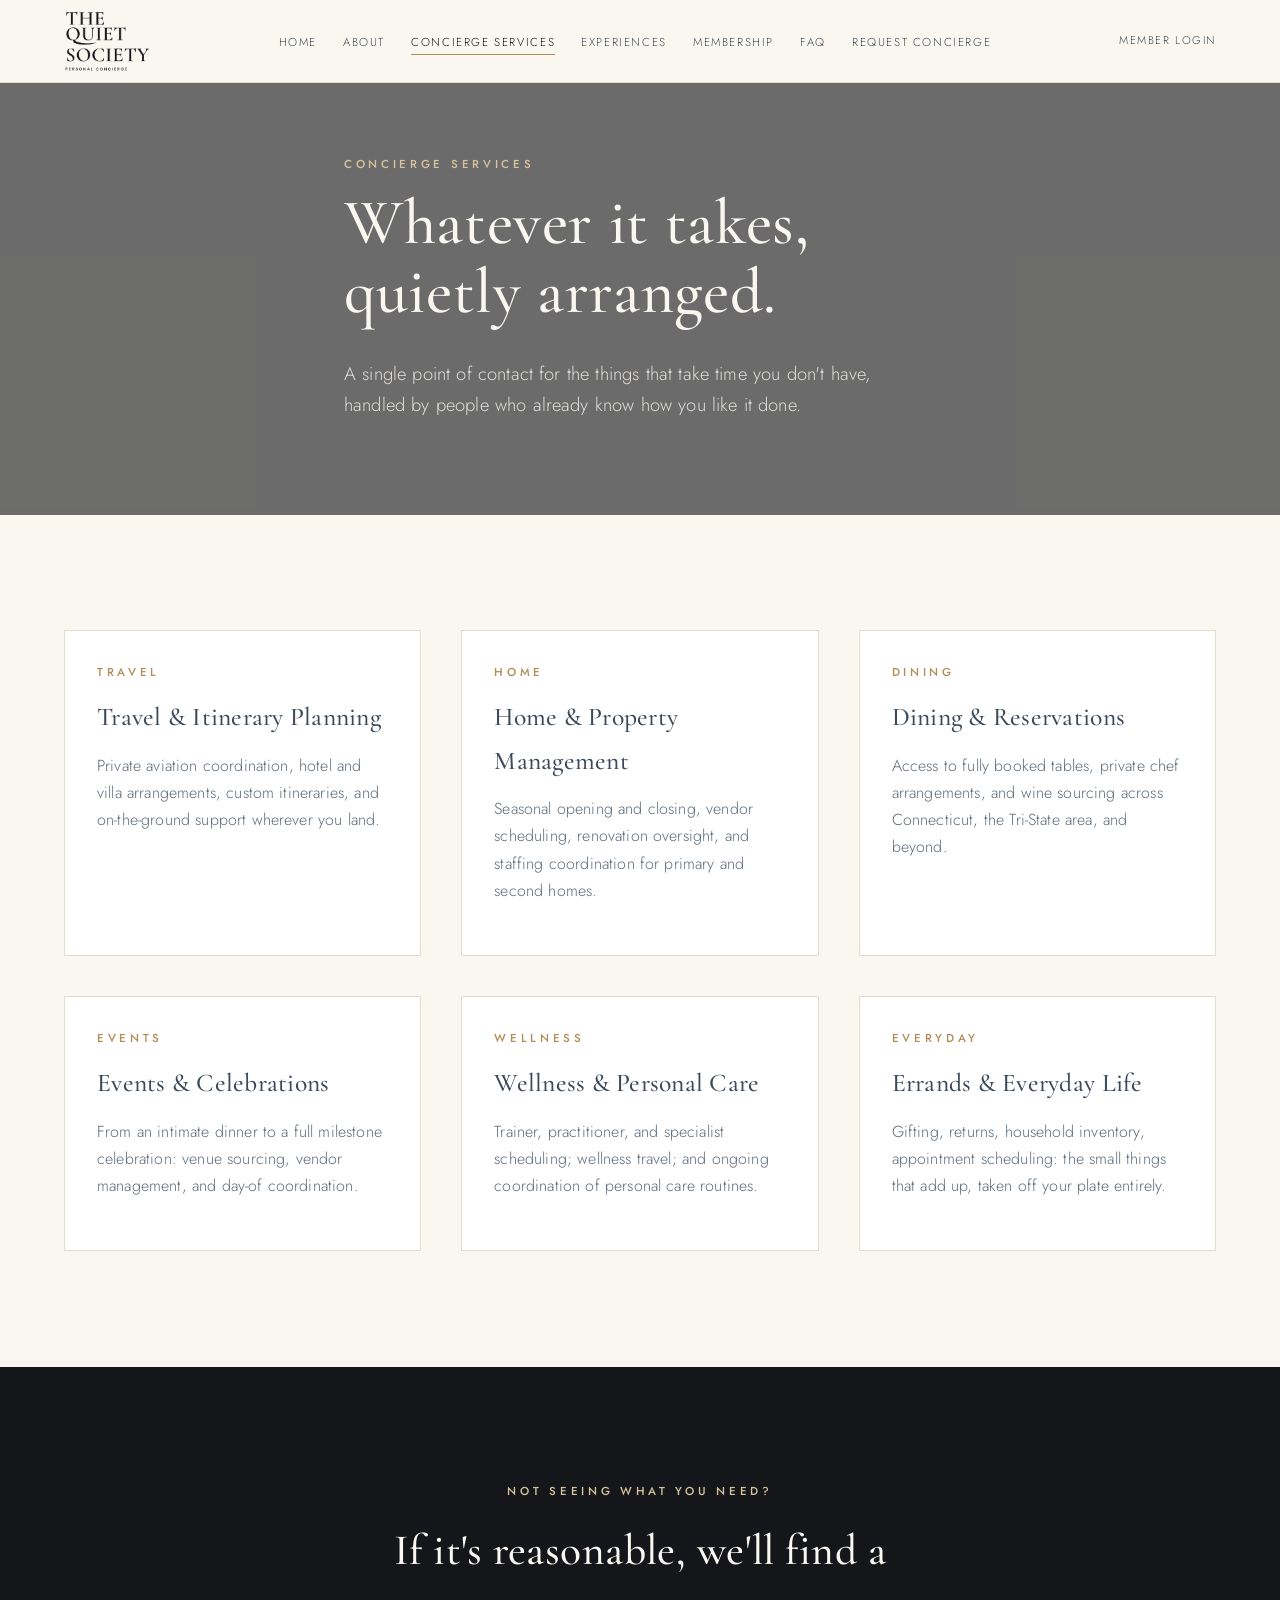
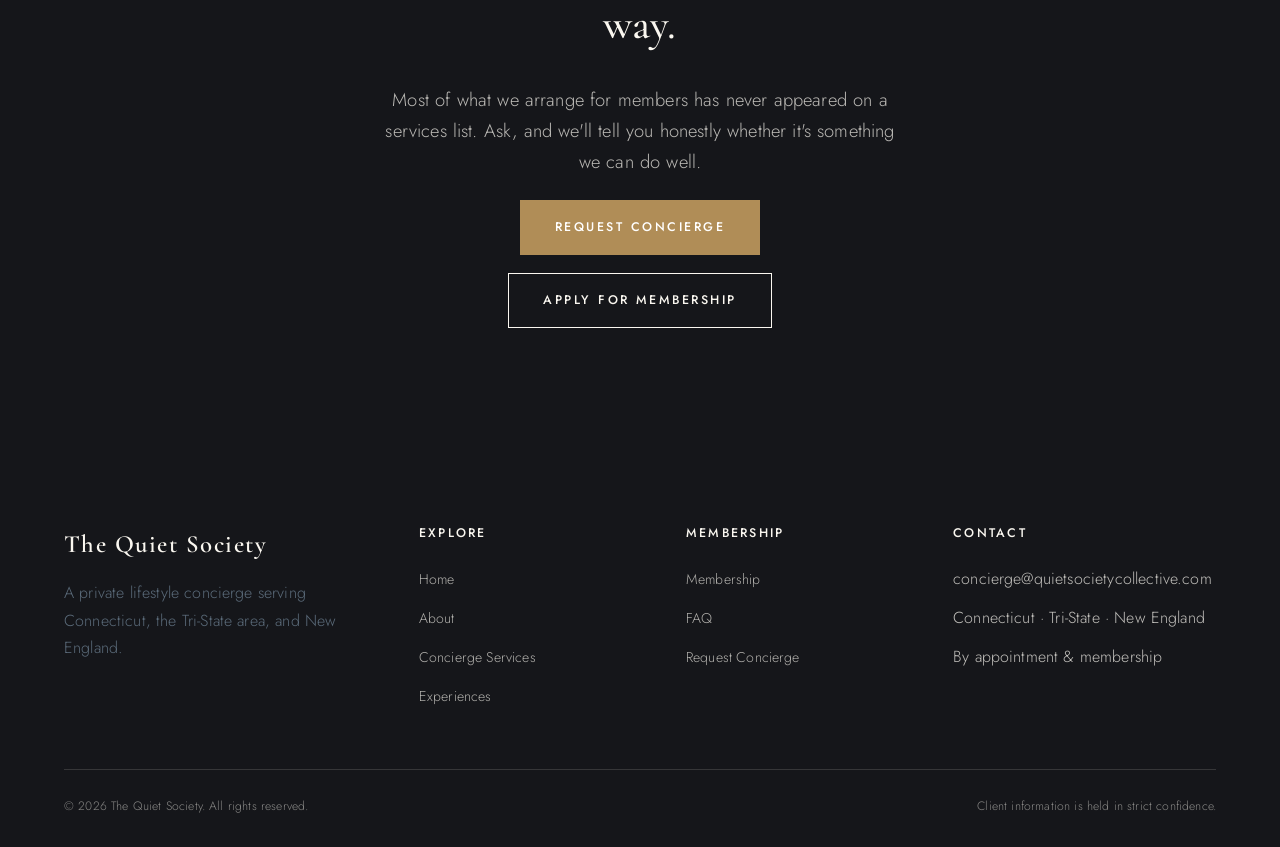
<file: services.html>
<!DOCTYPE html>
<html lang="en">
<head>
<meta charset="UTF-8">
<meta name="viewport" content="width=device-width, initial-scale=1.0">
<title>Concierge Services | The Quiet Society</title>
<meta name="description" content="Travel planning, home management, dining, events, wellness, and everyday errands, arranged by a private concierge across Connecticut and New England.">
<link rel="preconnect" href="https://fonts.googleapis.com">
<link rel="preconnect" href="https://fonts.gstatic.com" crossorigin>
<link href="https://fonts.googleapis.com/css2?family=Cormorant+Garamond:wght@400;500;600&family=Jost:wght@300;400;500;600&display=swap" rel="stylesheet">
<link rel="stylesheet" href="assets/css/style.css">
<link rel="icon" href="assets/img/favicon.ico" sizes="any">
<link rel="icon" type="image/png" sizes="32x32" href="assets/img/favicon-32x32.png">
<link rel="icon" type="image/png" sizes="16x16" href="assets/img/favicon-16x16.png">
<link rel="apple-touch-icon" sizes="180x180" href="assets/img/apple-touch-icon.png">
</head>
<body>

<header class="site-header">
  <div class="header-inner">
    <a href="index.html" class="brand">
      <img src="assets/img/quiet-society-logo-transparent.png" alt="The Quiet Society: Personal Concierge" class="brand-logo">
    </a>
    <nav class="main-nav">
      <ul>
        <li><a href="index.html">Home</a></li>
        <li><a href="about.html">About</a></li>
        <li><a href="services.html">Concierge Services</a></li>
        <li><a href="experiences.html">Experiences</a></li>
        <li><a href="membership.html">Membership</a></li>
        <li><a href="faq.html">FAQ</a></li>
        <li><a href="request-concierge.html">Request Concierge</a></li>
      </ul>
    </nav>
    <div class="header-actions">
      <a href="member-login.html" class="member-login">Member Login</a>
    </div>
    <button class="nav-toggle" aria-label="Menu"><span></span><span></span><span></span></button>
  </div>
</header>

<section class="hero small" style="background:none;">
  <div class="hero-media" style="background-image:url('https://images.unsplash.com/photo-1688043364470-4235b111b8b8?w=1800&q=80&auto=format&fit=crop');"></div>
  <div class="hero-content">
    <span class="eyebrow on-dark">Concierge Services</span>
    <h1>Whatever it takes,<br>quietly arranged.</h1>
    <p class="lede">A single point of contact for the things that take time you don't have, handled by people who already know how you like it done.</p>
  </div>
</section>

<section class="section">
  <div class="container">
    <div class="grid grid-3">
      <div class="card"><div class="card-body">
        <span class="eyebrow">Travel</span>
        <h3>Travel &amp; Itinerary Planning</h3>
        <p>Private aviation coordination, hotel and villa arrangements, custom itineraries, and on-the-ground support wherever you land.</p>
      </div></div>
      <div class="card"><div class="card-body">
        <span class="eyebrow">Home</span>
        <h3>Home &amp; Property Management</h3>
        <p>Seasonal opening and closing, vendor scheduling, renovation oversight, and staffing coordination for primary and second homes.</p>
      </div></div>
      <div class="card"><div class="card-body">
        <span class="eyebrow">Dining</span>
        <h3>Dining &amp; Reservations</h3>
        <p>Access to fully booked tables, private chef arrangements, and wine sourcing across Connecticut, the Tri-State area, and beyond.</p>
      </div></div>
      <div class="card"><div class="card-body">
        <span class="eyebrow">Events</span>
        <h3>Events &amp; Celebrations</h3>
        <p>From an intimate dinner to a full milestone celebration: venue sourcing, vendor management, and day-of coordination.</p>
      </div></div>
      <div class="card"><div class="card-body">
        <span class="eyebrow">Wellness</span>
        <h3>Wellness &amp; Personal Care</h3>
        <p>Trainer, practitioner, and specialist scheduling; wellness travel; and ongoing coordination of personal care routines.</p>
      </div></div>
      <div class="card"><div class="card-body">
        <span class="eyebrow">Everyday</span>
        <h3>Errands &amp; Everyday Life</h3>
        <p>Gifting, returns, household inventory, appointment scheduling: the small things that add up, taken off your plate entirely.</p>
      </div></div>
    </div>
  </div>
</section>

<section class="section dark">
  <div class="container center" style="max-width:640px;">
    <span class="eyebrow on-dark">Not Seeing What You Need?</span>
    <h2>If it's reasonable, we'll find a way.</h2>
    <p class="lede center">Most of what we arrange for members has never appeared on a services list. Ask, and we'll tell you honestly whether it's something we can do well.</p>
    <div class="btn-row" style="justify-content:center;">
      <a href="request-concierge.html" class="btn btn-gold">Request Concierge</a>
      <a href="membership.html" class="btn btn-outline on-dark">Apply for Membership</a>
    </div>
  </div>
</section>

<footer class="site-footer">
  <div class="container">
    <div class="footer-grid">
      <div class="footer-brand">
        <span class="brand-name">The Quiet Society</span>
        <p style="margin-top:14px; max-width:280px;">A private lifestyle concierge serving Connecticut, the Tri-State area, and New England.</p>
      </div>
      <div>
        <h4>Explore</h4>
        <ul>
          <li><a href="index.html">Home</a></li>
          <li><a href="about.html">About</a></li>
          <li><a href="services.html">Concierge Services</a></li>
          <li><a href="experiences.html">Experiences</a></li>
        </ul>
      </div>
      <div>
        <h4>Membership</h4>
        <ul>
          <li><a href="membership.html">Membership</a></li>
          <li><a href="faq.html">FAQ</a></li>
          <li><a href="request-concierge.html">Request Concierge</a></li>
        </ul>
      </div>
      <div>
        <h4>Contact</h4>
        <ul>
          <li>concierge@quietsocietycollective.com</li>
          <li>Connecticut · Tri-State · New England</li>
          <li>By appointment &amp; membership</li>
        </ul>
      </div>
    </div>
    <div class="footer-bottom">
      <span>© 2026 The Quiet Society. All rights reserved.</span>
      <span>Client information is held in strict confidence.</span>
    </div>
  </div>
</footer>

<script src="assets/js/main.js"></script>
</body>
</html>
</file>
<file: assets/css/style.css>
/* =========================================================
   THE QUIET SOCIETY — Design System
   Luxury, editorial, Van Cleef & Arpels-inspired restraint.
   Headings: Cormorant Garamond | Body/Nav: Jost
   ========================================================= */

:root{
  --ink:        #15161A;   /* near-black, used for overlays & dark sections */
  --ink-soft:   #2A2C33;
  --paper:      #FAF7F0;   /* warm ivory background */
  --paper-deep: #F1ECE0;   /* slightly deeper ivory for alternating sections */
  --slate:      #3B4A5A;   /* muted navy-slate for headings on light bg */
  --slate-soft: #5B6B7A;
  --gold:       #B08D57;   /* brass/gold accent */
  --gold-soft:  #D8C39C;
  --line:       #E3DCCB;   /* hairline dividers */
  --white:      #FFFFFF;
  --overlay-dark: rgba(21,22,26,0.62);

  --font-display: 'Cormorant Garamond', 'Times New Roman', serif;
  --font-body: 'Jost', 'Helvetica Neue', Arial, sans-serif;

  --max-width: 1280px;
  --gutter: clamp(24px, 5vw, 96px);
}

*, *::before, *::after{ box-sizing: border-box; }

html{ scroll-behavior: smooth; }

body{
  margin:0;
  background: var(--paper);
  color: var(--ink);
  font-family: var(--font-body);
  font-weight: 300;
  font-size: 16px;
  line-height: 1.7;
  letter-spacing: 0.01em;
  -webkit-font-smoothing: antialiased;
}

img{ max-width:100%; display:block; }
a{ color: inherit; text-decoration: none; }

h1,h2,h3,h4{
  font-family: var(--font-display);
  font-weight: 500;
  color: var(--slate);
  letter-spacing: 0.01em;
  margin: 0 0 0.5em;
}

h1{ font-size: clamp(2.6rem, 5vw, 4.4rem); line-height: 1.08; font-weight: 500; }
h2{ font-size: clamp(2rem, 3.4vw, 3rem); }
h3{ font-size: clamp(1.4rem, 2vw, 1.8rem); }

.eyebrow{
  display:block;
  font-family: var(--font-body);
  font-size: 0.72rem;
  letter-spacing: 0.32em;
  text-transform: uppercase;
  color: var(--gold);
  margin-bottom: 1.1em;
  font-weight: 500;
}

.eyebrow.on-dark{ color: var(--gold-soft); }

p{ margin: 0 0 1.2em; color: var(--slate-soft); }

.lede{
  font-size: 1.15rem;
  max-width: 640px;
}

.container{
  max-width: var(--max-width);
  margin: 0 auto;
  padding: 0 var(--gutter);
}

.section{ padding: clamp(64px, 9vw, 128px) 0; }
.section.tight{ padding: clamp(40px, 6vw, 80px) 0; }
.section.dark{ background: var(--ink); color: var(--paper); }
.section.dark h1, .section.dark h2, .section.dark h3{ color: var(--paper); }
.section.dark p{ color: rgba(250,247,240,0.72); }
.section.deep{ background: var(--paper-deep); }

.center{ text-align:center; margin-left:auto; margin-right:auto; }

/* ---------- Buttons ---------- */
.btn{
  display:inline-flex;
  align-items:center;
  justify-content:center;
  gap: 10px;
  padding: 16px 34px;
  font-family: var(--font-body);
  font-size: 0.78rem;
  letter-spacing: 0.2em;
  text-transform: uppercase;
  font-weight: 500;
  border: 1px solid transparent;
  cursor: pointer;
  transition: all 0.35s ease;
  white-space: nowrap;
}
.btn-primary{ background: var(--ink); color: var(--paper); border-color: var(--ink); }
.btn-primary:hover{ background: transparent; color: var(--ink); }
.btn-outline{ background: transparent; color: var(--ink); border-color: var(--ink); }
.btn-outline:hover{ background: var(--ink); color: var(--paper); }
.btn-outline.on-dark{ color: var(--paper); border-color: var(--paper); }
.btn-outline.on-dark:hover{ background: var(--paper); color: var(--ink); }
.btn-gold{ background: var(--gold); color: var(--white); border-color: var(--gold); }
.btn-gold:hover{ background: transparent; color: var(--gold); }

.btn-row{ display:flex; gap:18px; flex-wrap:wrap; }

/* ---------- Header ---------- */
.site-header{
  position: sticky; top: 0; z-index: 500;
  background: rgba(250,247,240,0.94);
  backdrop-filter: blur(6px);
  border-bottom: 1px solid var(--line);
}
.header-inner{
  max-width: var(--max-width);
  margin: 0 auto;
  padding: 10px var(--gutter);
  display:flex; align-items:center; justify-content:space-between;
  gap: 24px;
}
.brand{ display:flex; align-items:center; }
.brand-logo{ height: 62px; width:auto; display:block; }
.brand-name{
  font-family: var(--font-display);
  font-size: 1.55rem;
  letter-spacing: 0.06em;
  color: var(--ink);
  font-weight: 600;
}
.brand-tagline{
  font-family: var(--font-body);
  font-size: 0.6rem;
  letter-spacing: 0.32em;
  color: var(--gold);
  margin-top: 4px;
}
.main-nav{ display:flex; align-items:center; gap: 30px; }
.main-nav ul{ list-style:none; display:flex; gap:26px; margin:0; padding:0; }
.main-nav a{
  font-size: 0.72rem;
  letter-spacing: 0.14em;
  text-transform: uppercase;
  color: var(--slate);
  padding-bottom: 4px;
  border-bottom: 1px solid transparent;
  transition: border-color 0.25s ease, color 0.25s ease;
}
.main-nav a:hover, .main-nav a.active{ color: var(--ink); border-color: var(--gold); }
.header-actions{ display:flex; align-items:center; gap:20px; }
.member-login{
  font-size: 0.7rem;
  letter-spacing: 0.14em;
  text-transform: uppercase;
  color: var(--slate);
}
.header-actions .btn{ padding: 12px 24px; font-size: 0.68rem; }
.nav-toggle{
  display:none;
  background:none; border:none; cursor:pointer;
  flex-direction:column; gap:5px; padding:6px;
}
.nav-toggle span{ width:24px; height:1px; background: var(--ink); display:block; }

/* ---------- Hero ---------- */
.hero{
  position: relative;
  min-height: 86vh;
  display:flex;
  align-items:center;
  color: var(--paper);
  overflow:hidden;
}
.hero-media{
  position:absolute; inset:0;
  background-size: cover;
  background-position: center;
}
.hero-media::after{
  content:"";
  position:absolute; inset:0;
  background: var(--overlay-dark);
}
.hero-content{
  position:relative; z-index:2;
  max-width: 720px;
  padding: 0 var(--gutter);
  margin: 0 auto;
  width:100%;
}
.hero h1{ color: var(--paper); }
.hero p{ color: rgba(250,247,240,0.82); }
.hero.small{ min-height: 48vh; }

/* ---------- Cards / Grids ---------- */
.grid{ display:grid; gap: 40px; }
.grid-2{ grid-template-columns: repeat(2, 1fr); }
.grid-3{ grid-template-columns: repeat(3, 1fr); }
.grid-4{ grid-template-columns: repeat(4, 1fr); }

.card{
  background: var(--white);
  border: 1px solid var(--line);
}
.card-body{ padding: 32px; }

.photo-card{ position:relative; overflow:hidden; aspect-ratio: 4/5; }
.photo-card img{ width:100%; height:100%; object-fit:cover; transition: transform 0.6s ease; }
.photo-card:hover img{ transform: scale(1.06); }
.photo-card .tag{
  position:absolute; left:0; right:0; bottom:0;
  padding: 22px 22px 20px;
  background: linear-gradient(to top, rgba(21,22,26,0.82), transparent);
  color: var(--paper);
}
.photo-card .tag .eyebrow{ margin-bottom:6px; }
.photo-card .tag h3{ color: var(--paper); margin:0; }

.step{ text-align:center; padding: 0 20px; }
.step-num{
  font-family: var(--font-display);
  font-size: 2.6rem;
  color: var(--gold-soft);
  margin-bottom: 12px;
}

.divider{ height:1px; background: var(--line); border:none; margin: 0; }

/* ---------- Forms ---------- */
.form-grid{ display:grid; grid-template-columns: 1fr 1fr; gap: 22px; }
.field{ display:flex; flex-direction:column; gap:8px; }
.field.full{ grid-column: 1 / -1; }
.field label{
  font-size: 0.7rem; letter-spacing:0.14em; text-transform:uppercase; color: var(--slate);
}
.field input, .field select, .field textarea{
  font-family: var(--font-body);
  font-size: 0.95rem;
  padding: 14px 16px;
  border: 1px solid var(--line);
  background: var(--white);
  color: var(--ink);
}
.field textarea{ resize: vertical; min-height: 130px; }
.field input:focus, .field select:focus, .field textarea:focus{
  outline: none; border-color: var(--gold);
}
.checkbox-field{ display:flex; align-items:flex-start; gap:10px; grid-column: 1/-1; }
.checkbox-field input{ margin-top:4px; }
.checkbox-field label{ font-size: 0.82rem; color: var(--slate-soft); text-transform:none; letter-spacing:0; }
.form-note{ font-size: 0.82rem; color: var(--slate-soft); margin-top: 18px; }
.form-success{
  display:none;
  padding: 18px 22px;
  border: 1px solid var(--gold);
  background: rgba(176,141,87,0.08);
  color: var(--slate);
  margin-top: 24px;
  font-size: 0.9rem;
}

/* ---------- FAQ Accordion ---------- */
.faq-item{ border-bottom: 1px solid var(--line); }
.faq-q{
  width:100%; text-align:left; background:none; border:none; cursor:pointer;
  padding: 26px 0; display:flex; align-items:center; justify-content:space-between;
  font-family: var(--font-display); font-size: 1.25rem; color: var(--slate);
}
.faq-q .icon{ font-family: var(--font-body); font-size:1.4rem; color: var(--gold); transition: transform 0.3s ease; }
.faq-item.open .faq-q .icon{ transform: rotate(45deg); }
.faq-a{ max-height:0; overflow:hidden; transition: max-height 0.35s ease; }
.faq-a p{ padding: 0 0 26px; max-width:720px; }

/* ---------- Membership Tiers ---------- */
.tier-card{ padding: 44px 34px; border: 1px solid var(--line); background: var(--white); display:flex; flex-direction:column; }
.tier-card.featured{ border-color: var(--gold); box-shadow: 0 20px 50px rgba(21,22,26,0.08); }
.tier-name{ font-family:var(--font-display); font-size:1.5rem; color: var(--slate); }
.tier-fit{ font-size:0.78rem; color: var(--slate-soft); text-transform:uppercase; letter-spacing:0.1em; margin-bottom:20px; }
.tier-list{ list-style:none; padding:0; margin:0 0 28px; flex:1; }
.tier-list li{ padding: 10px 0; border-top: 1px solid var(--line); font-size:0.92rem; color: var(--slate-soft); }
.tier-list li:first-child{ border-top:none; }

/* ---------- Footer ---------- */
.site-footer{ background: var(--ink); color: rgba(250,247,240,0.75); padding: 80px 0 30px; }
.footer-grid{ display:grid; grid-template-columns: 1.4fr 1fr 1fr 1.2fr; gap: 48px; margin-bottom: 60px; }
.footer-brand .brand-name{ color: var(--paper); }
.footer-grid h4{ color: var(--paper); font-size:0.78rem; letter-spacing:0.18em; text-transform:uppercase; font-family: var(--font-body); margin-bottom: 20px; }
.footer-grid ul{ list-style:none; padding:0; margin:0; display:flex; flex-direction:column; gap:12px; }
.footer-grid a{ font-size:0.88rem; color: rgba(250,247,240,0.68); }
.footer-grid a:hover{ color: var(--gold-soft); }
.footer-bottom{
  border-top: 1px solid rgba(250,247,240,0.14);
  padding-top: 26px;
  display:flex; justify-content:space-between; flex-wrap:wrap; gap:12px;
  font-size: 0.76rem; color: rgba(250,247,240,0.5);
}

/* ---------- Responsive ---------- */
@media (max-width: 980px){
  .main-nav ul{ display:none; }
  .nav-toggle{ display:flex; }
  .main-nav.open ul{
    display:flex;
    flex-direction:column;
    position:absolute;
    top:100%;
    left:0;
    right:0;
    margin:0;
    padding:24px var(--gutter) 32px;
    gap:22px;
    background: var(--paper);
    border-top:1px solid var(--line);
    box-shadow: 0 20px 40px rgba(21,22,26,0.1);
  }
  .grid-3{ grid-template-columns: 1fr 1fr; }
  .grid-4{ grid-template-columns: 1fr 1fr; }
  .footer-grid{ grid-template-columns: 1fr 1fr; }
}
@media (max-width: 640px){
  .grid-2, .grid-3, .grid-4{ grid-template-columns: 1fr; }
  .form-grid{ grid-template-columns: 1fr; }
  .footer-grid{ grid-template-columns: 1fr; }
  .header-actions .member-login{ display:none; }
}
</file>
